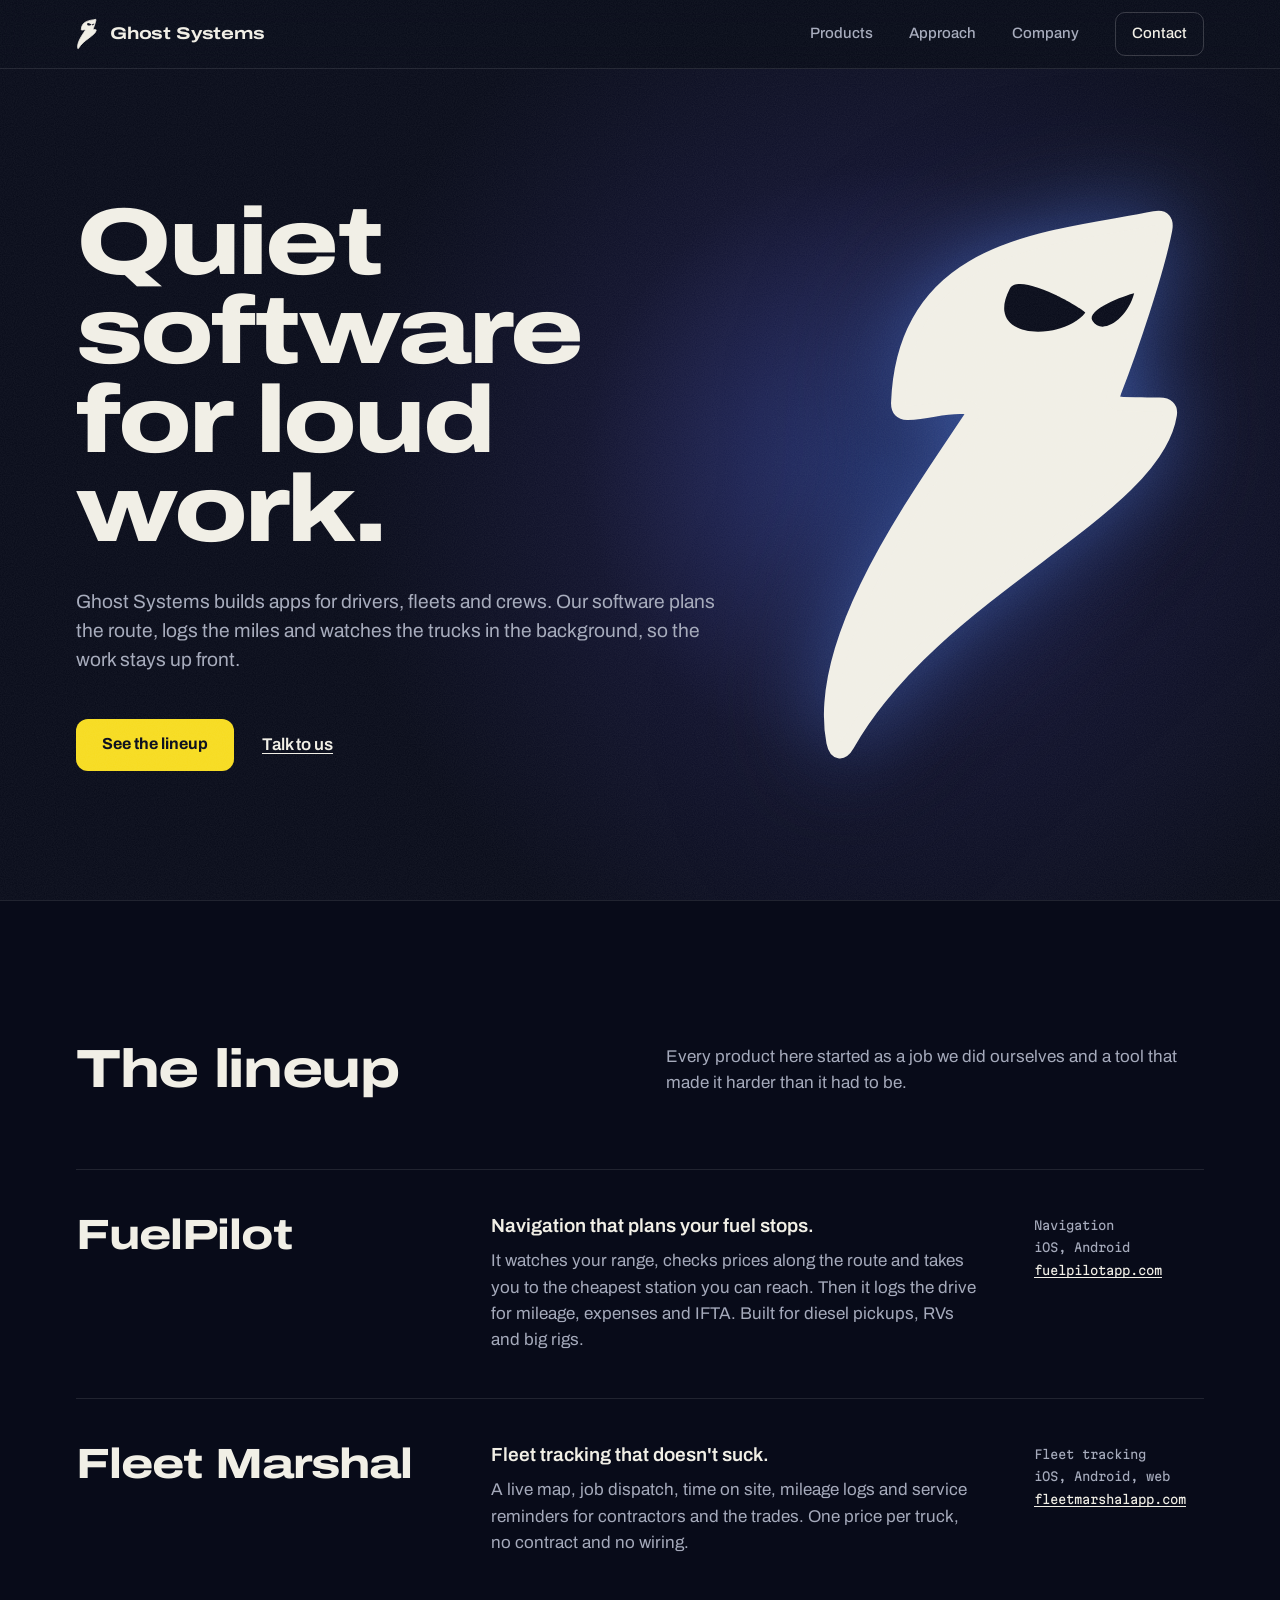
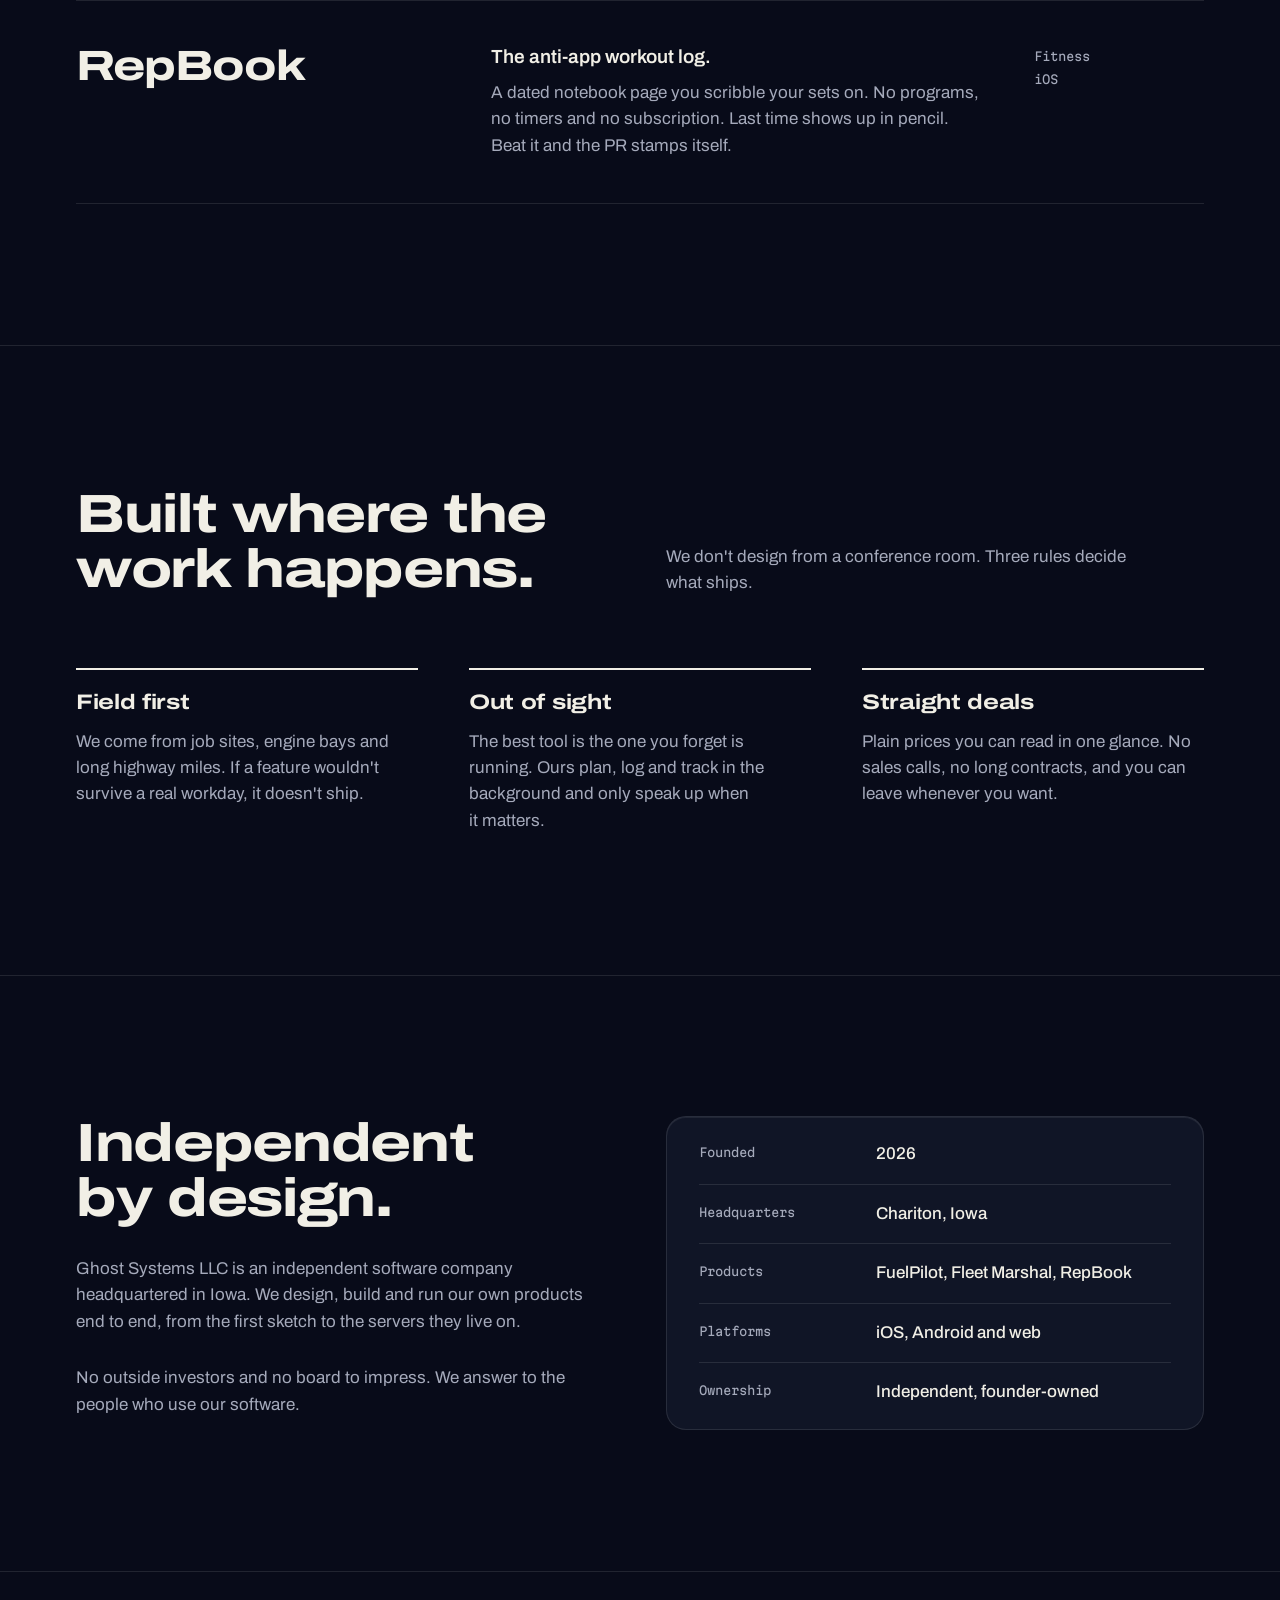
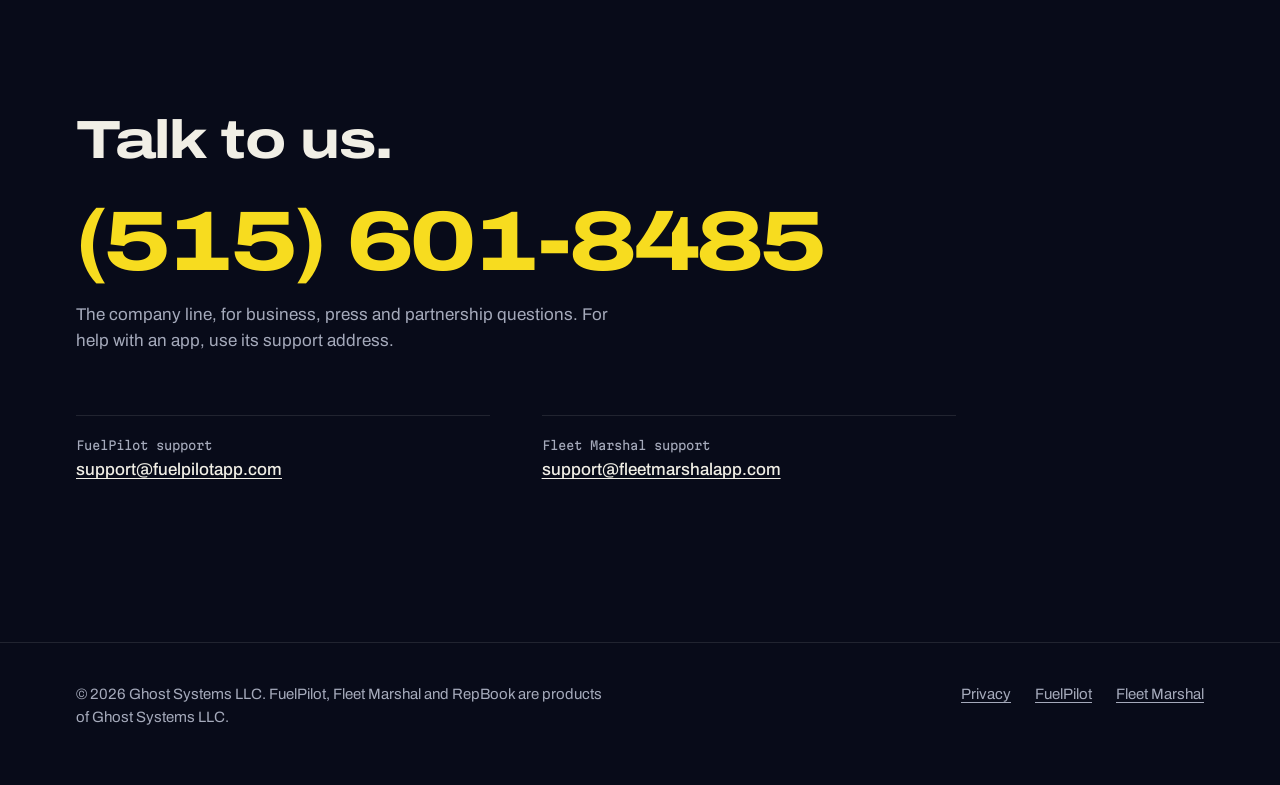
<file: index.html>
<!DOCTYPE html>
<html lang="en">
<head>
<meta charset="utf-8">
<meta name="viewport" content="width=device-width, initial-scale=1, viewport-fit=cover">
<title>Ghost Systems | Quiet software for loud work</title>
<meta name="description" content="Ghost Systems LLC is an independent software company building FuelPilot, Fleet Marshal and RepBook: apps for drivers, fleets and crews.">
<meta name="theme-color" content="#080b19">
<meta property="og:type" content="website">
<meta property="og:site_name" content="Ghost Systems">
<meta property="og:title" content="Ghost Systems | Quiet software for loud work">
<meta property="og:description" content="An independent software company building apps for drivers, fleets and crews.">
<!-- Google Search Console verification -->
<meta name="google-site-verification" content="l7oYxV4Xxtkzg4E7tpvIKrcv17Ie4fQaIFpgYh9-z8Q" />
<meta name="google-site-verification" content="dtKwCOmMk8-6ZBDsHtVWNrMgin0Tlh1JVWpHwWIKD9s" />

<link rel="icon" href="assets/favicon.svg" type="image/svg+xml">
<link rel="apple-touch-icon" href="assets/apple-touch-icon.png">
<link rel="preload" href="assets/fonts/archivo-var.woff2" as="font" type="font/woff2" crossorigin>
<link rel="stylesheet" href="styles.css">
<script type="application/ld+json">
{
  "@context": "https://schema.org",
  "@type": "Organization",
  "name": "Ghost Systems",
  "legalName": "Ghost Systems LLC",
  "foundingDate": "2026",
  "telephone": "+1-515-601-8485",
  "address": {
    "@type": "PostalAddress",
    "addressLocality": "Chariton",
    "addressRegion": "IA",
    "addressCountry": "US"
  }
}
</script>
</head>
<body>
<a class="skip" href="#main">Skip to content</a>

<header class="top">
  <div class="wrap top__row">
    <a class="brand" href="./" aria-label="Ghost Systems home">
      <svg viewBox="60 40 680 990" aria-hidden="true">
        <path d="M 239.9 413.8 C 280.4 412.3 295.3 402.3 334.4 403.8 C 350.1 404.4 353.5 411.7 344.4 425.4 C 252.4 564.0 80.0 800.4 113.4 973.6 C 117.1 992.6 128.0 994.5 137.6 977.6 C 286.5 714.4 660.2 582.6 685.4 416.5 C 687.1 405.4 681.0 399.7 667.4 399.8 C 647.4 399.8 626.1 398.8 606.4 398.8 C 590.7 398.8 585.6 391.2 591.4 376.5 C 618.4 307.3 663.7 173.8 677.4 102.9 C 680.5 86.8 674.5 80.0 659.6 83.0 C 485.2 117.7 233.6 124.0 223.4 396.2 C 222.9 408.2 228.5 414.2 239.9 413.8 Z" fill="#f1efe6" stroke="#f1efe6" stroke-width="24" stroke-linejoin="round"/>
        <path d="M 541.5 243.4 C 537.8 235.8 428.7 173.0 413.2 202.8 C 366.5 292.7 504.8 291.4 541.5 243.4 Z" fill="#080b19"/>
        <path d="M 624.7 210.6 C 609.0 214.3 541.6 238.5 554.0 257.7 C 570.2 282.8 613.1 254.9 624.7 210.6 Z" fill="#080b19"/>
      </svg>
      Ghost Systems
    </a>
    <nav class="nav" aria-label="Main">
      <a href="#lineup">Products</a>
      <a href="#approach">Approach</a>
      <a href="#company">Company</a>
      <a class="nav__cta" href="#contact">Contact</a>
    </nav>
  </div>
</header>

<main id="main">

  <section class="hero">
    <div class="wrap hero__grid">
      <div>
        <h1>Quiet software for loud work.</h1>
        <p class="hero__lede">Ghost Systems builds apps for drivers, fleets and crews. Our software plans the route, logs the miles and watches the trucks in the background, so the work stays up front.</p>
        <div class="hero__actions">
          <a class="btn" href="#lineup">See the lineup</a>
          <a class="textlink" href="#contact">Talk to us</a>
        </div>
      </div>

      <div class="ghost" id="ghost" aria-hidden="true">
        <svg viewBox="60 40 680 990">
          <path d="M 239.9 413.8 C 280.4 412.3 295.3 402.3 334.4 403.8 C 350.1 404.4 353.5 411.7 344.4 425.4 C 252.4 564.0 80.0 800.4 113.4 973.6 C 117.1 992.6 128.0 994.5 137.6 977.6 C 286.5 714.4 660.2 582.6 685.4 416.5 C 687.1 405.4 681.0 399.7 667.4 399.8 C 647.4 399.8 626.1 398.8 606.4 398.8 C 590.7 398.8 585.6 391.2 591.4 376.5 C 618.4 307.3 663.7 173.8 677.4 102.9 C 680.5 86.8 674.5 80.0 659.6 83.0 C 485.2 117.7 233.6 124.0 223.4 396.2 C 222.9 408.2 228.5 414.2 239.9 413.8 Z" fill="#f1efe6" stroke="#f1efe6" stroke-width="24" stroke-linejoin="round"/>
          <g class="ghost__eyes" id="ghost-eyes">
            <path d="M 541.5 243.4 C 537.8 235.8 428.7 173.0 413.2 202.8 C 366.5 292.7 504.8 291.4 541.5 243.4 Z" fill="#080b19"/>
            <path d="M 624.7 210.6 C 609.0 214.3 541.6 238.5 554.0 257.7 C 570.2 282.8 613.1 254.9 624.7 210.6 Z" fill="#080b19"/>
          </g>
        </svg>
      </div>
    </div>
  </section>

  <section class="band" id="lineup">
    <div class="wrap">
      <div class="band__head">
        <h2>The lineup</h2>
        <p>Every product here started as a job we did ourselves and a tool that made it harder than it had to be.</p>
      </div>

      <ul class="lineup">
        <li>
          <h3>FuelPilot</h3>
          <div>
            <p class="lineup__pitch">Navigation that plans your fuel stops.</p>
            <p class="lineup__body">It watches your range, checks prices along the route and takes you to the cheapest station you can reach. Then it logs the drive for mileage, expenses and IFTA. Built for diesel pickups, RVs and big rigs.</p>
          </div>
          <dl class="lineup__meta">
            <dt>Category</dt><dd>Navigation</dd>
            <dt>Platforms</dt><dd>iOS, Android</dd>
            <dt>Website</dt><dd><a href="https://fuelpilotapp.com/">fuelpilotapp.com</a></dd>
          </dl>
        </li>
        <li>
          <h3>Fleet Marshal</h3>
          <div>
            <p class="lineup__pitch">Fleet tracking that doesn't suck.</p>
            <p class="lineup__body">A live map, job dispatch, time on site, mileage logs and service reminders for contractors and the trades. One price per truck, no contract and no wiring.</p>
          </div>
          <dl class="lineup__meta">
            <dt>Category</dt><dd>Fleet tracking</dd>
            <dt>Platforms</dt><dd>iOS, Android, web</dd>
            <dt>Website</dt><dd><a href="https://fleetmarshalapp.com/">fleetmarshalapp.com</a></dd>
          </dl>
        </li>
        <li>
          <h3>RepBook</h3>
          <div>
            <p class="lineup__pitch">The anti-app workout log.</p>
            <p class="lineup__body">A dated notebook page you scribble your sets on. No programs, no timers and no subscription. Last time shows up in pencil. Beat it and the PR stamps itself.</p>
          </div>
          <dl class="lineup__meta">
            <dt>Category</dt><dd>Fitness</dd>
            <dt>Platforms</dt><dd>iOS</dd>
          </dl>
        </li>
      </ul>
    </div>
  </section>

  <section class="band" id="approach">
    <div class="wrap">
      <div class="band__head">
        <h2>Built where the work happens.</h2>
        <p>We don't design from a conference room. Three rules decide what ships.</p>
      </div>

      <div class="principles">
        <div>
          <h3>Field first</h3>
          <p>We come from job sites, engine bays and long highway miles. If a feature wouldn't survive a real workday, it doesn't ship.</p>
        </div>
        <div>
          <h3>Out of sight</h3>
          <p>The best tool is the one you forget is running. Ours plan, log and track in the background and only speak up when it matters.</p>
        </div>
        <div>
          <h3>Straight deals</h3>
          <p>Plain prices you can read in one glance. No sales calls, no long contracts, and you can leave whenever you want.</p>
        </div>
      </div>
    </div>
  </section>

  <section class="band" id="company">
    <div class="wrap company">
      <div class="company__text">
        <h2>Independent by design.</h2>
        <p>Ghost Systems LLC is an independent software company headquartered in Iowa. We design, build and run our own products end to end, from the first sketch to the servers they live on.</p>
        <p>No outside investors and no board to impress. We answer to the people who use our software.</p>
      </div>
      <dl class="facts">
        <div><dt>Founded</dt><dd>2026</dd></div>
        <div><dt>Headquarters</dt><dd>Chariton, Iowa</dd></div>
        <div><dt>Products</dt><dd>FuelPilot, Fleet Marshal, RepBook</dd></div>
        <div><dt>Platforms</dt><dd>iOS, Android and web</dd></div>
        <div><dt>Ownership</dt><dd>Independent, founder-owned</dd></div>
      </dl>
    </div>
  </section>

  <section class="band" id="contact">
    <div class="wrap">
      <h2>Talk to us.</h2>
      <a class="contact__phone" href="tel:+15156018485">(515) 601-8485</a>
      <p class="contact__note">The company line, for business, press and partnership questions. For help with an app, use its support address.</p>
      <ul class="contact__list">
        <li><span>FuelPilot support</span><a href="mailto:support@fuelpilotapp.com">support@fuelpilotapp.com</a></li>
        <li><span>Fleet Marshal support</span><a href="mailto:support@fleetmarshalapp.com">support@fleetmarshalapp.com</a></li>
      </ul>
    </div>
  </section>

</main>

<footer class="foot">
  <div class="wrap foot__row">
    <p>&copy; 2026 Ghost Systems LLC. FuelPilot, Fleet Marshal and RepBook are products of Ghost Systems LLC.</p>
    <nav aria-label="Footer">
      <a href="privacy.html">Privacy</a>
      <a href="https://fuelpilotapp.com/">FuelPilot</a>
      <a href="https://fleetmarshalapp.com/">Fleet Marshal</a>
    </nav>
  </div>
</footer>

<script>
/* The ghost keeps an eye on the cursor. */
(function () {
  var ghost = document.getElementById('ghost');
  var eyes = document.getElementById('ghost-eyes');
  if (!ghost || !eyes) return;
  if (!window.matchMedia('(hover: hover) and (pointer: fine)').matches) return;
  if (window.matchMedia('(prefers-reduced-motion: reduce)').matches) return;
  var queued = false, px = 0, py = 0;
  window.addEventListener('pointermove', function (e) {
    px = e.clientX; py = e.clientY;
    if (queued) return;
    queued = true;
    requestAnimationFrame(function () {
      queued = false;
      var r = ghost.getBoundingClientRect();
      var cx = r.left + r.width * 0.68, cy = r.top + r.height * 0.2;
      var dx = px - cx, dy = py - cy;
      var d = Math.sqrt(dx * dx + dy * dy) || 1;
      var reach = Math.min(1, d / 420) * 16;
      eyes.setAttribute('transform', 'translate(' + (dx / d * reach).toFixed(1) + ' ' + (dy / d * reach * 0.7).toFixed(1) + ')');
    });
  }, { passive: true });
})();
</script>
</body>
</html>
</file>
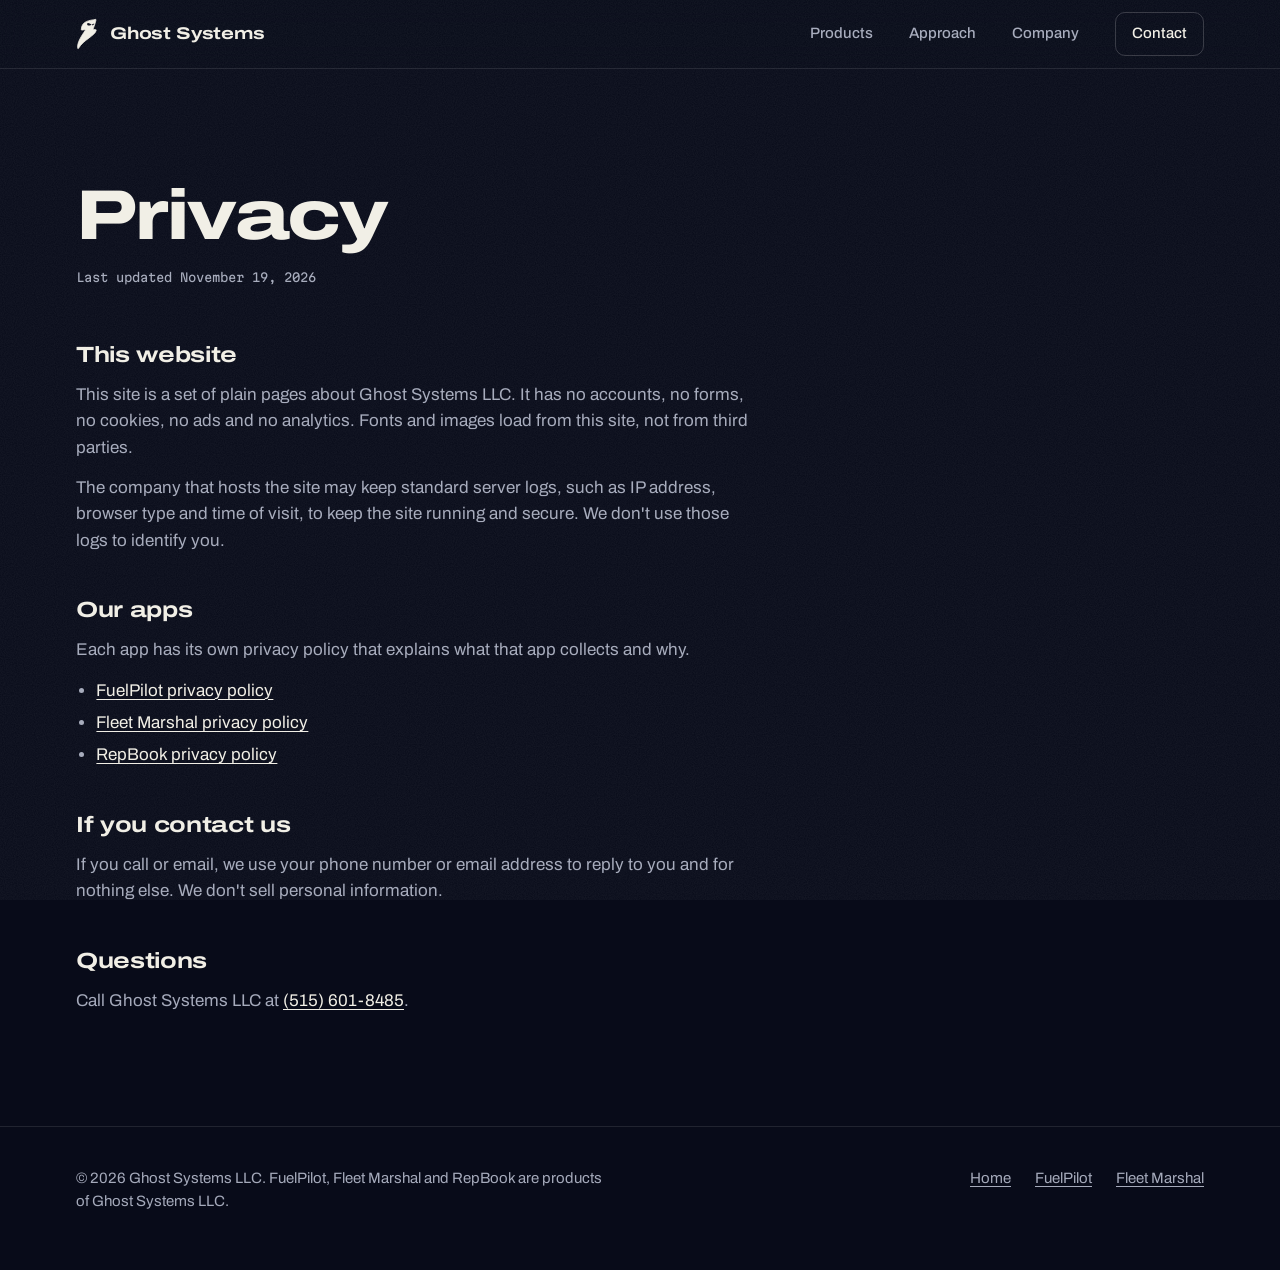
<file: privacy.html>
<!DOCTYPE html>
<html lang="en">
<head>
<meta charset="utf-8">
<meta name="viewport" content="width=device-width, initial-scale=1, viewport-fit=cover">
<title>Privacy | Ghost Systems</title>
<meta name="description" content="How the Ghost Systems website handles your information, and where to find the privacy policy for each of our apps.">
<meta name="theme-color" content="#080b19">
<link rel="icon" href="assets/favicon.svg" type="image/svg+xml">
<link rel="apple-touch-icon" href="assets/apple-touch-icon.png">
<link rel="stylesheet" href="styles.css">
</head>
<body>
<a class="skip" href="#main">Skip to content</a>

<header class="top">
  <div class="wrap top__row">
    <a class="brand" href="./" aria-label="Ghost Systems home">
      <svg viewBox="60 40 680 990" aria-hidden="true">
        <path d="M 239.9 413.8 C 280.4 412.3 295.3 402.3 334.4 403.8 C 350.1 404.4 353.5 411.7 344.4 425.4 C 252.4 564.0 80.0 800.4 113.4 973.6 C 117.1 992.6 128.0 994.5 137.6 977.6 C 286.5 714.4 660.2 582.6 685.4 416.5 C 687.1 405.4 681.0 399.7 667.4 399.8 C 647.4 399.8 626.1 398.8 606.4 398.8 C 590.7 398.8 585.6 391.2 591.4 376.5 C 618.4 307.3 663.7 173.8 677.4 102.9 C 680.5 86.8 674.5 80.0 659.6 83.0 C 485.2 117.7 233.6 124.0 223.4 396.2 C 222.9 408.2 228.5 414.2 239.9 413.8 Z" fill="#f1efe6" stroke="#f1efe6" stroke-width="24" stroke-linejoin="round"/>
        <path d="M 541.5 243.4 C 537.8 235.8 428.7 173.0 413.2 202.8 C 366.5 292.7 504.8 291.4 541.5 243.4 Z" fill="#080b19"/>
        <path d="M 624.7 210.6 C 609.0 214.3 541.6 238.5 554.0 257.7 C 570.2 282.8 613.1 254.9 624.7 210.6 Z" fill="#080b19"/>
      </svg>
      Ghost Systems
    </a>
    <nav class="nav" aria-label="Main">
      <a href="./#lineup">Products</a>
      <a href="./#approach">Approach</a>
      <a href="./#company">Company</a>
      <a class="nav__cta" href="./#contact">Contact</a>
    </nav>
  </div>
</header>

<main id="main" class="wrap doc">
  <h1>Privacy</h1>
  <p class="doc__date">Last updated November 19, 2026</p>

  <div class="doc__body">
    <h2>This website</h2>
    <p>This site is a set of plain pages about Ghost Systems LLC. It has no accounts, no forms, no cookies, no ads and no analytics. Fonts and images load from this site, not from third parties.</p>
    <p>The company that hosts the site may keep standard server logs, such as IP address, browser type and time of visit, to keep the site running and secure. We don't use those logs to identify you.</p>

    <h2>Our apps</h2>
    <p>Each app has its own privacy policy that explains what that app collects and why.</p>
    <ul>
      <li><a href="https://fuelpilotapp.com/privacy/">FuelPilot privacy policy</a></li>
      <li><a href="https://fleetmarshalapp.com/privacy.html">Fleet Marshal privacy policy</a></li>
      <li><a href="https://davidkulagin318-a11y.github.io/repbook/privacy">RepBook privacy policy</a></li>
    </ul>

    <h2>If you contact us</h2>
    <p>If you call or email, we use your phone number or email address to reply to you and for nothing else. We don't sell personal information.</p>

    <h2>Questions</h2>
    <p>Call Ghost Systems LLC at <a href="tel:+15156018485">(515) 601-8485</a>.</p>
  </div>
</main>

<footer class="foot">
  <div class="wrap foot__row">
    <p>&copy; 2026 Ghost Systems LLC. FuelPilot, Fleet Marshal and RepBook are products of Ghost Systems LLC.</p>
    <nav aria-label="Footer">
      <a href="./">Home</a>
      <a href="https://fuelpilotapp.com/">FuelPilot</a>
      <a href="https://fleetmarshalapp.com/">Fleet Marshal</a>
    </nav>
  </div>
</footer>
</body>
</html>
</file>
<file: styles.css>
/* Ghost Systems — site styles
   Palette: indigo-black + bone, with one volt-yellow accent (the lightning). */

@font-face {
  font-family: "Archivo";
  src: url("assets/fonts/archivo-var.woff2") format("woff2");
  font-weight: 100 900;
  font-stretch: 62% 125%;
  font-display: swap;
}
@font-face {
  font-family: "Martian Mono";
  src: url("assets/fonts/martian-mono-var.woff2") format("woff2");
  font-weight: 100 800;
  font-stretch: 75% 112.5%;
  font-display: swap;
}

:root {
  --ink: oklch(0.155 0.03 272);
  --ink-2: oklch(0.2 0.035 272);
  --ink-3: oklch(0.26 0.04 272);
  --bone: oklch(0.95 0.012 95);
  --muted: oklch(0.74 0.025 272);
  --volt: oklch(0.89 0.18 100);
  --storm: oklch(0.5 0.17 268);
  --line: rgb(255 255 255 / 0.1);
  --line-strong: rgb(255 255 255 / 0.18);

  --sans: "Archivo", "Helvetica Neue", Arial, sans-serif;
  --mono: "Martian Mono", ui-monospace, "SF Mono", Menlo, monospace;

  --gutter: clamp(20px, 5vw, 56px);
  --band: clamp(72px, 11vw, 148px);
}

*,
*::before,
*::after { box-sizing: border-box; }

html { scroll-behavior: smooth; -webkit-text-size-adjust: 100%; }

body {
  margin: 0;
  background: var(--ink);
  color: var(--bone);
  font-family: var(--sans);
  font-size: 1.0625rem;
  line-height: 1.55;
  font-weight: 400;
  -webkit-font-smoothing: antialiased;
  text-rendering: optimizeLegibility;
}

/* Film grain over everything, so the dark never looks flat or banded */
body::after {
  content: "";
  position: fixed;
  inset: 0;
  z-index: 100;
  pointer-events: none;
  opacity: 0.07;
  background-image: url("data:image/svg+xml,%3Csvg xmlns='http://www.w3.org/2000/svg' width='220' height='220'%3E%3Cfilter id='n'%3E%3CfeTurbulence type='fractalNoise' baseFrequency='0.9' numOctaves='2' stitchTiles='stitch'/%3E%3CfeColorMatrix values='0 0 0 0 1  0 0 0 0 1  0 0 0 0 1  0 0 0 0.9 0'/%3E%3C/filter%3E%3Crect width='100%25' height='100%25' filter='url(%23n)'/%3E%3C/svg%3E");
}

img, svg { display: block; max-width: 100%; }

a { color: inherit; text-decoration-thickness: 1px; text-underline-offset: 0.2em; }
a:hover { color: var(--volt); }

:focus-visible {
  outline: 2px solid var(--volt);
  outline-offset: 3px;
  border-radius: 4px;
}

h1, h2, h3, p, dl, dd, ul { margin: 0; }
ul { padding: 0; list-style: none; }

.wrap {
  width: 100%;
  max-width: 1240px;
  margin-inline: auto;
  padding-inline: var(--gutter);
}

.skip {
  position: absolute;
  left: 12px;
  top: -60px;
  z-index: 200;
  padding: 10px 14px;
  background: var(--volt);
  color: var(--ink);
  border-radius: 8px;
  font-weight: 600;
  text-decoration: none;
}
.skip:focus { top: 12px; color: var(--ink); }

/* ---------- Header ---------- */

.top {
  position: sticky;
  top: 0;
  z-index: 50;
  background: color-mix(in oklch, var(--ink) 82%, transparent);
  -webkit-backdrop-filter: blur(14px);
  backdrop-filter: blur(14px);
  border-bottom: 1px solid var(--line);
}
.top__row {
  display: flex;
  align-items: center;
  justify-content: space-between;
  gap: 24px;
  min-height: 68px;
}
.brand {
  display: inline-flex;
  align-items: center;
  gap: 12px;
  text-decoration: none;
  font-stretch: 125%;
  font-weight: 700;
  font-size: 1.0625rem;
  letter-spacing: -0.01em;
}
.brand:hover { color: var(--bone); }
.brand svg { width: 22px; height: 32px; }

.nav { display: flex; align-items: center; gap: clamp(18px, 3vw, 36px); }
.nav a {
  text-decoration: none;
  font-size: 0.9375rem;
  font-weight: 500;
  color: var(--muted);
  padding-block: 12px;
}
.nav a:hover { color: var(--bone); }
.nav .nav__cta {
  color: var(--bone);
  padding: 9px 16px;
  border: 1px solid var(--line-strong);
  border-radius: 10px;
}
.nav .nav__cta:hover { border-color: var(--volt); color: var(--volt); }

/* ---------- Buttons ---------- */

.btn {
  display: inline-flex;
  align-items: center;
  justify-content: center;
  min-height: 52px;
  padding: 0 26px;
  border-radius: 12px;
  background: var(--volt);
  color: var(--ink);
  font-weight: 700;
  font-size: 1rem;
  text-decoration: none;
  transition: transform 160ms ease-out, background-color 160ms ease-out;
}
.btn:hover { color: var(--ink); background: oklch(0.93 0.17 100); transform: translateY(-1px); }
.btn:active { transform: translateY(0) scale(0.98); }

.textlink {
  display: inline-flex;
  align-items: center;
  min-height: 52px;
  font-weight: 600;
}

/* ---------- Hero ---------- */

.hero {
  position: relative;
  overflow: clip;
}
.hero::before {
  /* storm light behind the ghost */
  content: "";
  position: absolute;
  right: -12%;
  top: -18%;
  width: min(1100px, 95vw);
  aspect-ratio: 1;
  background: radial-gradient(closest-side in oklch, oklch(0.5 0.17 268 / 0.55), oklch(0.34 0.12 280 / 0.22) 55%, transparent);
  pointer-events: none;
}
.hero__grid {
  position: relative;
  display: grid;
  grid-template-columns: minmax(0, 1.25fr) minmax(0, 0.75fr);
  align-items: center;
  gap: clamp(24px, 4vw, 64px);
  min-height: min(calc(100dvh - 69px), 860px);
  padding-block: clamp(48px, 8vw, 96px);
}
.hero h1 {
  font-stretch: 125%;
  font-weight: 800;
  font-size: clamp(2.6rem, 7.4vw, 6.6rem);
  line-height: 0.94;
  letter-spacing: -0.03em;
  text-wrap: balance;
}
.hero__lede {
  margin-top: clamp(22px, 3vw, 34px);
  max-width: 34em;
  font-size: clamp(1.0625rem, 1.5vw, 1.3125rem);
  line-height: 1.5;
  color: var(--muted);
  text-wrap: pretty;
}
.hero__actions {
  margin-top: clamp(28px, 4vw, 44px);
  display: flex;
  flex-wrap: wrap;
  align-items: center;
  gap: 12px 28px;
}

.ghost {
  justify-self: center;
  width: min(100%, 400px);
  filter: drop-shadow(0 0 46px oklch(0.62 0.17 265 / 0.6)) drop-shadow(0 30px 60px oklch(0.1 0.04 272 / 0.8));
  animation: strike 720ms steps(1, end) both, hover 7s ease-in-out 900ms infinite;
  will-change: transform;
}
.ghost svg { width: 100%; height: auto; overflow: visible; }
.ghost__eyes { transition: transform 140ms ease-out; }

/* One orchestrated moment: the ghost strikes in like lightning, then floats */
@keyframes strike {
  0% { opacity: 0; }
  18% { opacity: 1; filter: brightness(1.6) drop-shadow(0 0 80px oklch(0.89 0.18 100 / 0.8)); }
  30% { opacity: 0.15; }
  44% { opacity: 1; filter: brightness(1.3) drop-shadow(0 0 60px oklch(0.89 0.18 100 / 0.5)); }
  58% { opacity: 0.5; }
  70%, 100% { opacity: 1; }
}
@keyframes hover {
  0%, 100% { transform: translateY(0) rotate(0deg); }
  50% { transform: translateY(-14px) rotate(-1.2deg); }
}

/* ---------- Bands ---------- */

.band {
  padding-block: var(--band);
  border-top: 1px solid var(--line);
}
.band__head {
  display: grid;
  grid-template-columns: minmax(0, 1fr) minmax(0, 1fr);
  gap: 20px clamp(24px, 4vw, 64px);
  align-items: end;
  margin-bottom: clamp(36px, 6vw, 72px);
}
.band h2 {
  font-stretch: 125%;
  font-weight: 750;
  font-size: clamp(1.9rem, 4.2vw, 3.4rem);
  line-height: 1.02;
  letter-spacing: -0.025em;
  text-wrap: balance;
}
.band__head p {
  max-width: 32em;
  color: var(--muted);
  text-wrap: pretty;
}

/* ---------- Lineup ---------- */

.lineup li {
  display: grid;
  grid-template-columns: minmax(0, 1fr) minmax(0, 1.35fr) minmax(170px, auto);
  gap: 14px clamp(24px, 4vw, 64px);
  align-items: start;
  padding-block: clamp(28px, 4vw, 44px);
  border-top: 1px solid var(--line);
}
.lineup li:last-child { border-bottom: 1px solid var(--line); }
.lineup h3 {
  font-stretch: 125%;
  font-weight: 750;
  font-size: clamp(1.7rem, 3.3vw, 2.7rem);
  line-height: 1;
  letter-spacing: -0.025em;
}
.lineup__pitch {
  font-size: 1.1875rem;
  font-weight: 600;
  line-height: 1.3;
}
.lineup__body {
  margin-top: 10px;
  max-width: 34em;
  color: var(--muted);
  text-wrap: pretty;
}
.lineup__meta {
  font-family: var(--mono);
  font-size: 0.75rem;
  line-height: 1.9;
  color: var(--muted);
}
.lineup__meta dt {
  position: absolute;
  width: 1px;
  height: 1px;
  overflow: hidden;
  clip-path: inset(50%);
}
.lineup__meta dd { margin: 0; }
.lineup__meta a { color: var(--bone); }
.lineup__meta a:hover { color: var(--volt); }

/* ---------- Principles ---------- */

.principles {
  display: grid;
  grid-template-columns: repeat(3, minmax(0, 1fr));
  gap: clamp(28px, 4vw, 64px);
}
.principles h3 {
  font-stretch: 125%;
  font-weight: 700;
  font-size: 1.3125rem;
  line-height: 1.15;
  letter-spacing: -0.015em;
  padding-top: 20px;
  border-top: 2px solid var(--bone);
}
.principles p {
  margin-top: 14px;
  color: var(--muted);
  text-wrap: pretty;
}

/* ---------- Company ---------- */

.company {
  display: grid;
  grid-template-columns: minmax(0, 1fr) minmax(0, 1fr);
  gap: clamp(32px, 4vw, 64px);
  align-items: start;
}
.company__text p {
  margin-top: clamp(20px, 3vw, 30px);
  max-width: 32em;
  color: var(--muted);
  text-wrap: pretty;
}
.facts {
  background: var(--ink-2);
  border: 1px solid var(--line);
  box-shadow: inset 0 1px 0 rgb(255 255 255 / 0.07);
  border-radius: 20px;
  padding: 8px clamp(20px, 3vw, 32px);
}
.facts div {
  display: grid;
  grid-template-columns: 9.5em minmax(0, 1fr);
  gap: 16px;
  padding-block: 16px;
  border-top: 1px solid var(--line);
}
.facts div:first-child { border-top: 0; }
.facts dt {
  font-family: var(--mono);
  font-size: 0.75rem;
  line-height: 1.9;
  color: var(--muted);
}
.facts dd { margin: 0; font-weight: 500; }

/* ---------- Contact ---------- */

.contact__phone {
  display: inline-block;
  margin-top: clamp(20px, 3vw, 32px);
  font-stretch: 125%;
  font-weight: 800;
  font-size: clamp(2rem, 6.6vw, 5.4rem);
  line-height: 1;
  letter-spacing: -0.03em;
  font-variant-numeric: tabular-nums;
  text-decoration: none;
  color: var(--volt);
}
.contact__phone:hover { text-decoration: underline; text-decoration-thickness: 3px; text-underline-offset: 0.12em; }
.contact__note { margin-top: 18px; color: var(--muted); max-width: 32em; }
.contact__list {
  margin-top: clamp(36px, 5vw, 60px);
  display: grid;
  grid-template-columns: repeat(2, minmax(0, 1fr));
  gap: 0 clamp(24px, 4vw, 64px);
  max-width: 880px;
}
.contact__list li {
  padding-block: 18px;
  border-top: 1px solid var(--line);
}
.contact__list span {
  display: block;
  font-family: var(--mono);
  font-size: 0.75rem;
  line-height: 1.9;
  color: var(--muted);
}
.contact__list a { font-weight: 500; overflow-wrap: anywhere; }

/* ---------- Footer ---------- */

.foot {
  border-top: 1px solid var(--line);
  padding-block: 40px 56px;
  color: var(--muted);
  font-size: 0.9375rem;
}
.foot__row {
  display: flex;
  flex-wrap: wrap;
  justify-content: space-between;
  gap: 20px 40px;
}
.foot p { max-width: 36em; }
.foot nav { display: flex; flex-wrap: wrap; gap: 8px 24px; }
.foot a { color: var(--muted); }
.foot a:hover { color: var(--bone); }

/* ---------- Plain text pages (privacy) ---------- */

.doc { padding-block: clamp(56px, 9vw, 112px); }
.doc h1 {
  font-stretch: 125%;
  font-weight: 800;
  font-size: clamp(2.4rem, 6vw, 4.4rem);
  line-height: 0.98;
  letter-spacing: -0.03em;
}
.doc__date {
  margin-top: 18px;
  font-family: var(--mono);
  font-size: 0.75rem;
  color: var(--muted);
}
.doc__body { max-width: 40em; margin-top: clamp(36px, 5vw, 56px); }
.doc__body h2 {
  font-stretch: 125%;
  font-weight: 700;
  font-size: 1.375rem;
  line-height: 1.15;
  letter-spacing: -0.015em;
  margin-top: 44px;
}
.doc__body p, .doc__body ul { margin-top: 14px; color: var(--muted); }
.doc__body ul { list-style: disc; padding-left: 1.2em; }
.doc__body li { margin-top: 6px; }
.doc__body a { color: var(--bone); }
.doc__body a:hover { color: var(--volt); }

/* ---------- Smaller screens ---------- */

@media (max-width: 900px) {
  .lineup li { grid-template-columns: minmax(0, 1fr); }
  .lineup__meta { display: flex; flex-wrap: wrap; gap: 0 18px; margin-top: 4px; }
  .principles { grid-template-columns: minmax(0, 1fr); gap: 36px; }
  .company { grid-template-columns: minmax(0, 1fr); }
  .band__head { grid-template-columns: minmax(0, 1fr); }
}

@media (max-width: 760px) {
  .nav a:not(.nav__cta) { display: none; }
  .hero__grid {
    grid-template-columns: minmax(0, 1fr);
    min-height: 0;
    padding-block: 36px 64px;
  }
  .ghost { order: -1; width: min(46vw, 210px); justify-self: start; margin-left: 4px; }
  .hero::before { right: auto; left: -55%; top: -22%; width: 150vw; }
  .contact__list { grid-template-columns: minmax(0, 1fr); }
  .facts div { grid-template-columns: 7.5em minmax(0, 1fr); }
}

@media (prefers-reduced-motion: reduce) {
  html { scroll-behavior: auto; }
  .ghost { animation: none; }
  .ghost__eyes, .btn { transition: none; }
}
</file>
